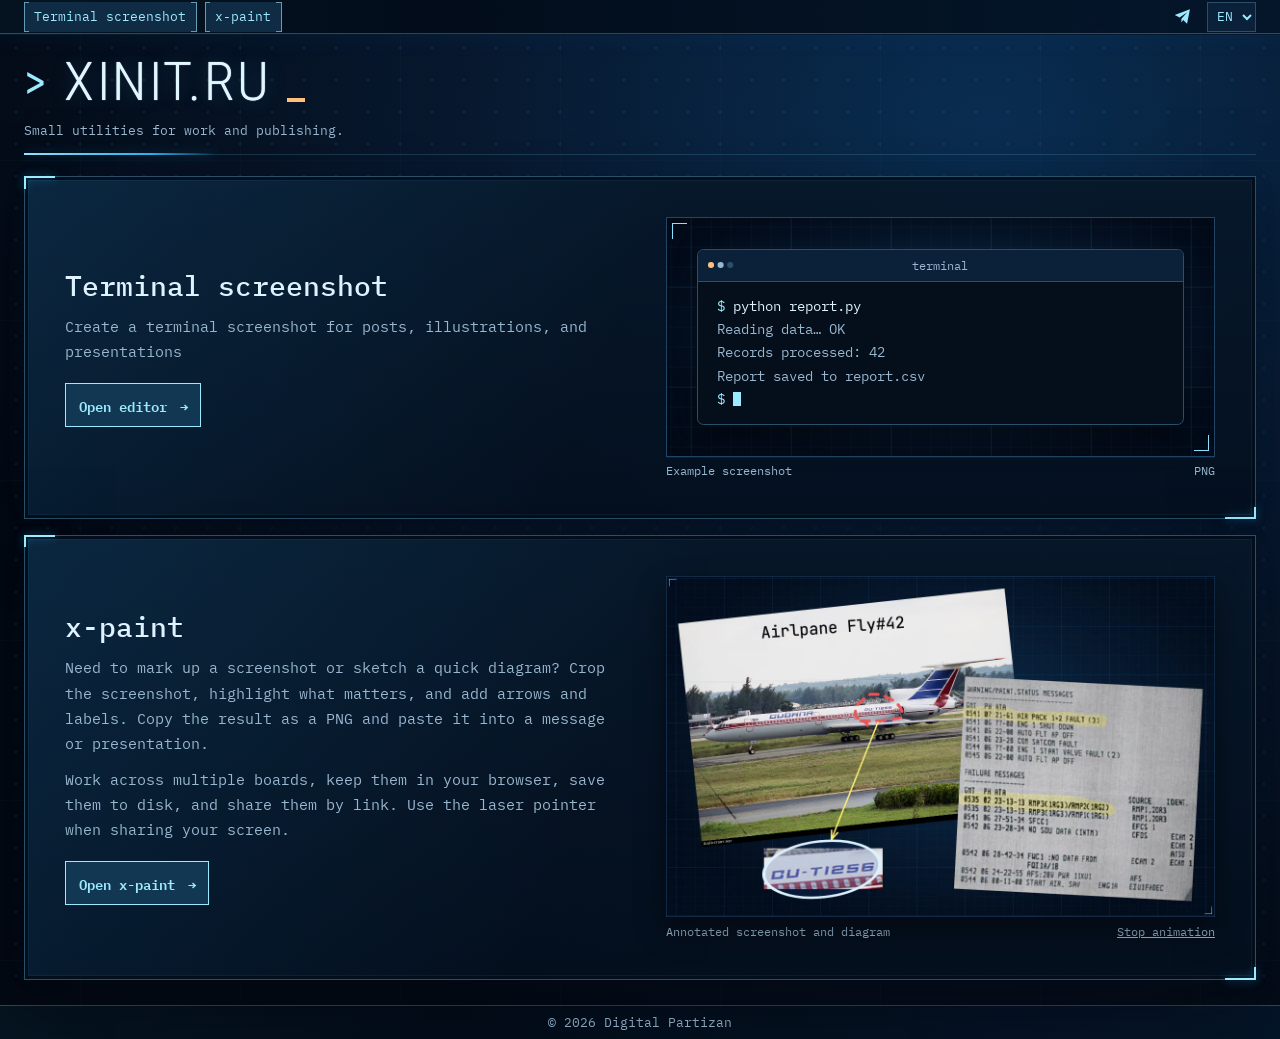
<file: index.html>
<!doctype html>
<html lang="ru">
<head>
  <meta charset="utf-8">
  <meta name="viewport" content="width=device-width, initial-scale=1">
  <meta name="theme-color" content="#061324">
  <meta name="description" content="Инструменты в браузере. Оформите снимок терминала или нарисуйте схему.">
  <title data-i18n="pageTitle">Главная · xinit.ru</title>
  <link rel="icon" href="favicon.ico" sizes="16x16 32x32 48x48">
  <link rel="icon" href="icons/favicon-16x16.png" type="image/png" sizes="16x16">
  <link rel="icon" href="icons/favicon-32x32.png" type="image/png" sizes="32x32">
  <link rel="icon" href="icons/favicon-48x48.png" type="image/png" sizes="48x48">
  <link rel="preconnect" href="https://fonts.googleapis.com">
  <link rel="preconnect" href="https://fonts.gstatic.com" crossorigin>
  <link rel="stylesheet" href="https://fonts.googleapis.com/css2?family=IBM+Plex+Mono:wght@400;500;600&family=Roboto:wdth,wght@80,300&display=swap">
  <link rel="stylesheet" href="styles.css">
  <link rel="stylesheet" href="home.css?v=5">
  <script src="site-language.js?v=2" defer></script>
  <script src="site-footer.js" defer></script>
  <script src="site-navigation.js" defer></script>
  <script src="home.js?v=13" defer></script>
</head>
<body>
  <header class="site-bar">
    <nav class="top-menu" data-i18n-label="navigation" aria-label="Навигация">
      <div class="site-navigation">
        <button class="site-menu-toggle" type="button" aria-controls="site-menu" aria-expanded="false"
          data-i18n-label="menu" aria-label="Меню" hidden>
          <span aria-hidden="true"></span>
        </button>
        <ul class="site-menu" id="site-menu">
          <li><a class="site-nav-link" href="term/" data-i18n="terminalTitle">Снимок терминала</a></li>
          <li><a class="site-nav-link" href="x-paint/">x-paint</a></li>
        </ul>
      </div>
      <div class="top-menu-tools">
        <a class="telegram-link" href="https://t.me/lofi_dev"
          data-i18n-label="telegram" data-i18n-title="telegram"
          aria-label="Telegram-канал Lofi Developer" title="Telegram-канал Lofi Developer">
          <span class="telegram-icon" aria-hidden="true"></span>
        </a>
        <select id="interface-language" data-i18n-label="language" aria-label="Язык интерфейса">
          <option value="ru" lang="ru">RU</option>
          <option value="en" lang="en">EN</option>
        </select>
      </div>
    </nav>
  </header>

  <main class="app">
    <header class="intro">
      <h1 class="home-wordmark">
        <span class="home-wordmark-prompt" aria-hidden="true">&gt;</span>
        XINIT.RU
        <span class="wordmark-cursor" aria-hidden="true"></span>
      </h1>
      <p data-i18n="intro">Небольшие утилиты для работы и публикаций.</p>
    </header>

    <section class="panel home-feature" aria-labelledby="terminal-title">
      <div class="home-feature-copy">
        <h2 id="terminal-title" data-i18n="terminalTitle">Снимок терминала</h2>
        <p class="home-feature-description" data-i18n="terminalDescription">Создайте скриншот терминала для постов, иллюстраций и презентаций</p>
        <a class="action-button" href="term/">
          <span data-i18n="openEditor">Открыть редактор</span>
          <span aria-hidden="true">→</span>
        </a>
      </div>

      <figure class="home-preview">
        <div class="preview-stage" aria-hidden="true">
          <div class="terminal-window home-terminal">
            <div class="home-terminal-bar">
              <span class="home-terminal-lights"></span>
              <span>terminal</span>
            </div>
            <div class="home-terminal-content">
              <div class="home-terminal-command"><span>$</span> python report.py</div>
              <div>Reading data… OK</div>
              <div>Records processed: 42</div>
              <div>Report saved to report.csv</div>
              <div class="home-terminal-cursor"><span>$</span> <span class="home-terminal-block"></span></div>
            </div>
          </div>
        </div>
        <figcaption class="home-preview-caption">
          <span data-i18n="preview">Пример снимка</span>
          <span>PNG</span>
        </figcaption>
      </figure>
    </section>
    <section class="panel home-feature home-paint" aria-labelledby="paint-title">
      <div class="home-feature-copy">
        <h2 id="paint-title">x-paint</h2>
        <p class="home-feature-description" data-i18n="paintDescription">Нужно быстро разметить скриншот или набросать схемку? Обрежьте снимок, выделите важное, добавьте стрелки и подписи. Скопируйте результат в PNG и вставьте в сообщение или презентацию.</p>
        <p class="home-feature-description" data-i18n="paintBoardsDescription">Ведите несколько досок, храните их прямо в браузере, сохраняйте на диск, делитесь ссылками. Демонстрируйте экран с лазерной указкой.</p>
        <a class="action-button" href="x-paint/">
          <span data-i18n="openPaint">Открыть x-paint</span>
          <span aria-hidden="true">→</span>
        </a>
      </div>
      <figure class="home-preview">
        <div class="home-paint-preview">
          <img class="home-paint-image" src="x-paint/preview.webp?v=3" width="1140" height="708"
            alt="Превью показывает разметку фото самолёта и диаграмму, на которой ломаная стрелка соединяет тензор с моделью."
            data-i18n-alt="paintPreviewImage">
        </div>
        <figcaption class="home-preview-caption">
          <span data-i18n="paintPreview">Разметка скриншота и диаграмма</span>
          <button class="home-paint-animation-toggle" type="button" hidden>
            <span data-i18n="pausePaintAnimation">Остановить анимацию</span>
            <span data-i18n="playPaintAnimation" hidden>Запустить анимацию</span>
          </button>
        </figcaption>
      </figure>
    </section>
  </main>
  <footer class="site-footer">
    <div class="site-footer-content">
      <span>© <span data-current-year>2026</span> Digital Partizan</span>
    </div>
  </footer>
</body>
</html>
</file>
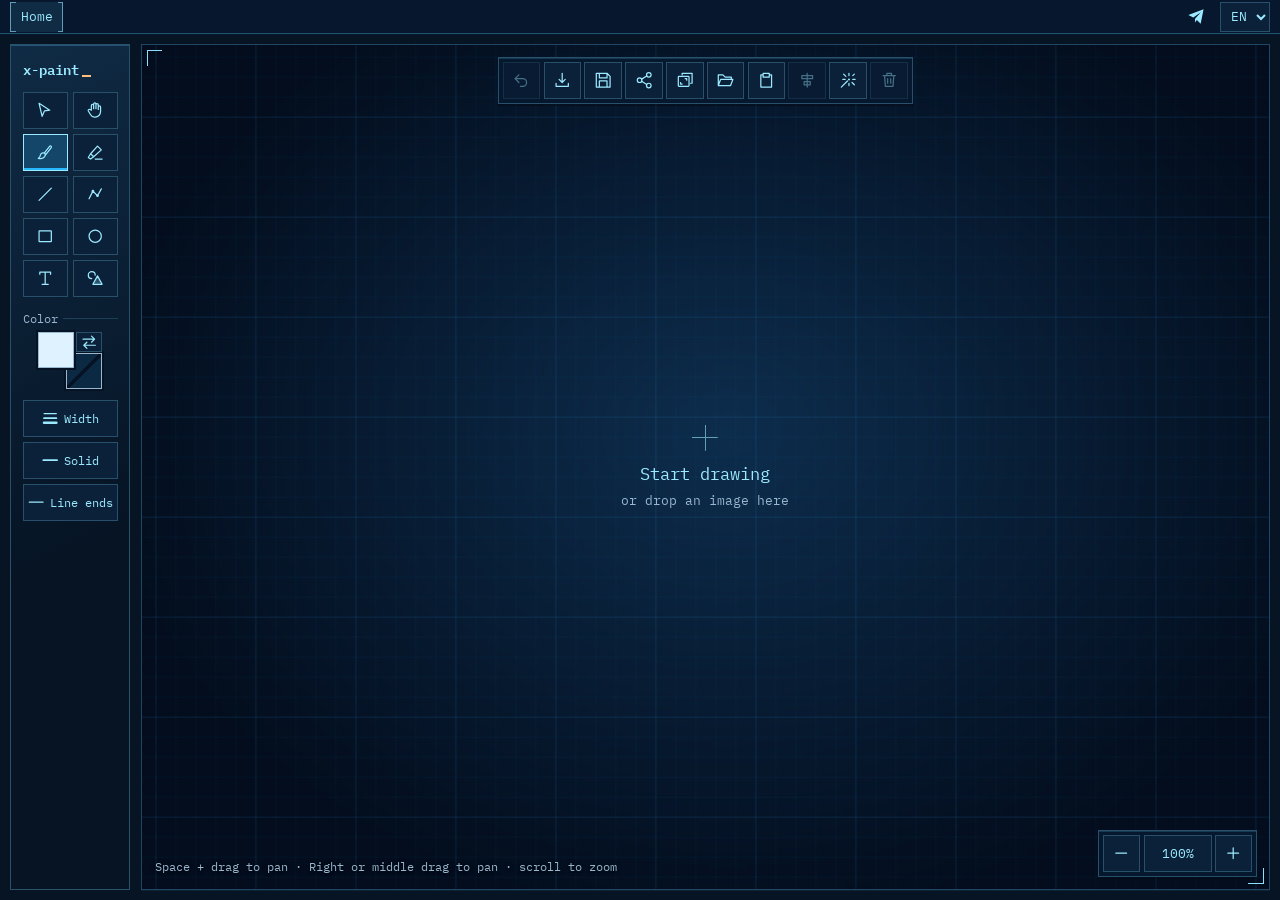
<file: paint/index.html>
<!doctype html>
<html lang="ru">
<head>
  <meta charset="utf-8">
  <meta name="viewport" content="width=device-width, initial-scale=1">
  <meta name="robots" content="noindex">
  <link rel="canonical" href="https://xinit.ru/x-paint/">
  <title>x-paint · xinit.ru</title>
  <script>window.location.replace("../x-paint/" + window.location.search + window.location.hash);</script>
  <meta http-equiv="refresh" content="0; url=../x-paint/">
</head>
<body>
  <a href="../x-paint/">x-paint</a>
</body>
</html>
</file>
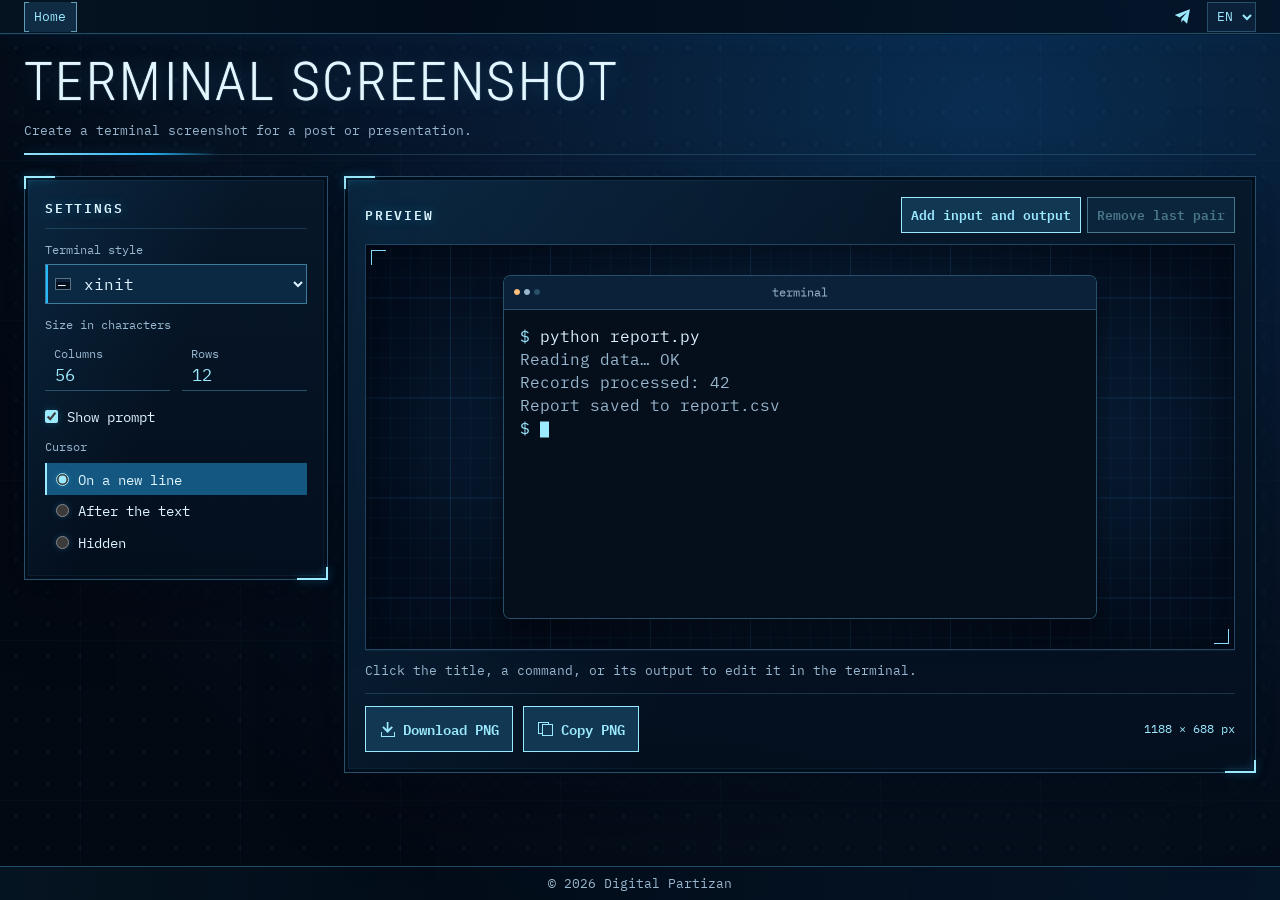
<file: term/index.html>
<!doctype html>
<html lang="ru">
<head>
  <meta charset="utf-8">
  <meta name="viewport" content="width=device-width, initial-scale=1">
  <meta name="theme-color" content="#061324">
  <title>Снимок терминала · xinit.ru</title>
  <link rel="icon" href="../favicon.ico" sizes="16x16 32x32 48x48">
  <link rel="icon" href="../icons/favicon-16x16.png" type="image/png" sizes="16x16">
  <link rel="icon" href="../icons/favicon-32x32.png" type="image/png" sizes="32x32">
  <link rel="icon" href="../icons/favicon-48x48.png" type="image/png" sizes="48x48">
  <link rel="preconnect" href="https://fonts.googleapis.com">
  <link rel="preconnect" href="https://fonts.gstatic.com" crossorigin>
  <link rel="stylesheet" href="https://fonts.googleapis.com/css2?family=IBM+Plex+Mono:wght@400;500;600&family=Roboto:wdth,wght@80,300&display=swap">
  <link rel="stylesheet" href="../styles.css">
  <link rel="stylesheet" href="styles.css">
  <script src="../site-language.js" defer></script>
  <script src="../site-footer.js" defer></script>
  <script src="localization.js?v=2" defer></script>
  <script src="script.js?v=10" defer></script>
</head>
<body>
  <header class="site-bar">
    <nav class="top-menu" data-i18n-label="navigation" aria-label="Навигация">
      <a class="site-nav-link" href="/" data-i18n="home">На главную</a>
      <div class="top-menu-tools">
        <a class="telegram-link" href="https://t.me/lofi_dev"
          data-i18n-label="telegram" data-i18n-title="telegram"
          aria-label="Telegram-канал Lofi Developer" title="Telegram-канал Lofi Developer">
          <span class="telegram-icon" aria-hidden="true"></span>
        </a>
        <select id="interface-language" data-i18n-label="language" aria-label="Язык интерфейса">
          <option value="ru" lang="ru">RU</option>
          <option value="en" lang="en">EN</option>
        </select>
      </div>
    </nav>
  </header>
  <main class="app">
    <header class="intro">
      <h1 data-i18n="heading">Снимок терминала</h1>
      <p data-i18n="intro">Соберите кадр для поста или презентации.</p>
    </header>

    <div class="workspace">
      <section class="panel preview" aria-labelledby="preview-title">
        <div class="preview-header">
          <h2 id="preview-title" data-i18n="preview">Предпросмотр</h2>
          <div class="preview-tools">
            <button id="add-exchange" class="action-button" type="button" data-i18n="add">Добавить ввод и вывод</button>
            <button id="remove-exchange" class="action-button" type="button" data-i18n="remove" disabled>Удалить последнюю пару</button>
          </div>
        </div>
        <div class="preview-stage">
          <div class="terminal-window" id="terminal-window">
            <canvas id="terminal" role="img" data-i18n-label="previewImage" aria-label="Предпросмотр снимка терминала"></canvas>
            <canvas id="editing-overlay" aria-hidden="true"></canvas>
            <input class="terminal-field" id="window-title" type="text" value="terminal"
              data-i18n-label="windowTitle" data-i18n-title="editWindowTitle" data-i18n-placeholder="windowTitle"
              aria-label="Заголовок окна" title="Изменить заголовок окна" placeholder="Заголовок окна" spellcheck="false">
            <textarea class="terminal-field" id="command" aria-label="Ввод 1"
              title="Редактировать ввод" placeholder="Ввод" spellcheck="false">python report.py</textarea>
            <textarea class="terminal-field" id="output" aria-label="Вывод 1"
              title="Редактировать вывод" placeholder="Вывод" spellcheck="false">Reading data… OK
Records processed: 42
Report saved to report.csv</textarea>
          </div>
        </div>
        <p class="notice" data-i18n="editHint">Нажмите на заголовок, команду или область вывода, чтобы редактировать их в окне.</p>
        <p id="overflow" class="notice" role="status" hidden></p>
        <div class="actions">
          <div class="export-buttons">
            <button id="download" class="action-button" type="button">
              <span class="export-icon download-icon" aria-hidden="true"></span>
              <span data-i18n="download">Скачать PNG</span>
            </button>
            <button id="copy" class="action-button" type="button" data-i18n-label="copy" aria-label="Копировать PNG">
              <span class="export-icon copy-icon" aria-hidden="true"></span>
              <span class="copy-label" data-i18n="copy">Копировать PNG</span>
              <span class="copy-confirmation" data-i18n="copiedButton" aria-hidden="true">Скопировано ✓</span>
            </button>
          </div>
          <div class="export-details">
            <output id="size" data-i18n-label="pngSize" aria-label="Размер PNG"></output>
            <p id="status" role="status"></p>
          </div>
        </div>
      </section>

      <form class="panel editor" id="editor" aria-labelledby="settings-title">
        <h2 id="settings-title" data-i18n="settings">Настройки</h2>
        <div class="theme-setting">
          <label for="terminal-theme" data-i18n="theme">Стиль терминала</label>
          <div class="theme-picker">
            <span id="theme-swatch" aria-hidden="true"></span>
            <select id="terminal-theme">
              <option value="xinit" selected>xinit</option>
              <option value="matrix">Matrix</option>
              <option value="windows">Windows 95</option>
              <option value="mac-dark" data-i18n="macDark">macOS — тёмный</option>
              <option value="mac-light" data-i18n="macLight">macOS — светлый</option>
              <option value="kde-dark">KDE Konsole</option>
              <option value="gnome-dark">GNOME Terminal</option>
            </select>
          </div>
        </div>
        <fieldset>
          <legend data-i18n="dimensions">Размер в символах</legend>
          <div class="dimensions">
            <label><span data-i18n="columns">Колонки</span> <input id="columns" type="number" min="12" max="160" value="56" required></label>
            <label><span data-i18n="rows">Строки</span> <input id="rows" type="number" min="1" max="80" value="12" required></label>
          </div>
        </fieldset>

        <div class="toggles">
          <label><input id="prompt" type="checkbox" checked> <span data-i18n="prompt">Приглашение ввода</span></label>
          <fieldset class="cursor-options">
            <legend data-i18n="cursor">Курсор</legend>
            <label><input type="radio" name="cursor" value="line" checked> <span data-i18n="cursorLine">На новой строке</span></label>
            <label><input type="radio" name="cursor" value="end"> <span data-i18n="cursorEnd">Сразу после текста</span></label>
            <label><input type="radio" name="cursor" value="hidden"> <span data-i18n="cursorHidden">Скрыт</span></label>
          </fieldset>
        </div>
      </form>
    </div>
  </main>
  <footer class="site-footer">
    <div class="site-footer-content">
      <span>© <span data-current-year>2026</span> Digital Partizan</span>
    </div>
  </footer>
</body>
</html>
</file>
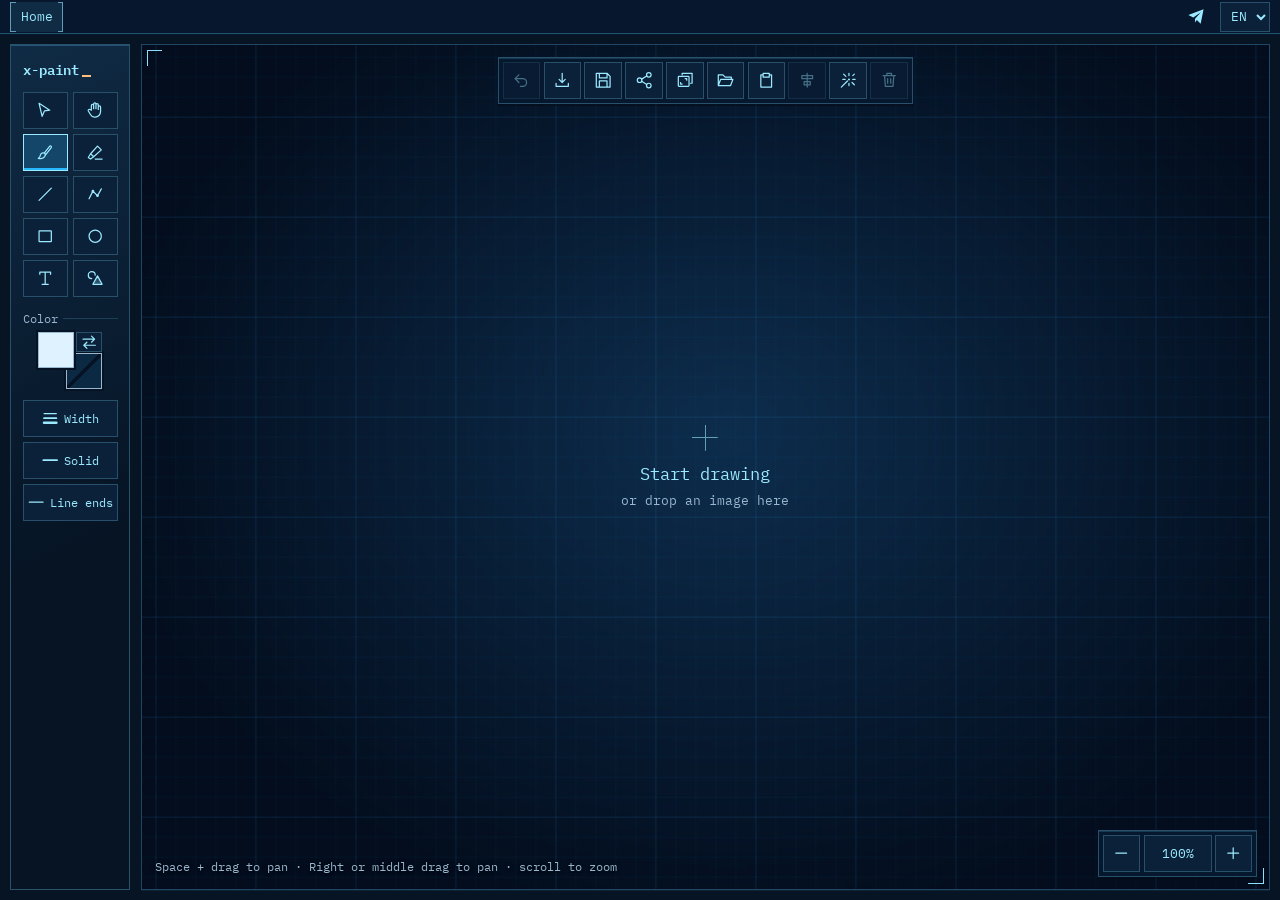
<file: x-paint/index.html>
<!doctype html>
<html lang="ru">
<head>
  <meta charset="utf-8">
  <meta name="viewport" content="width=device-width, initial-scale=1">
  <meta name="theme-color" content="#061324">
  <meta name="description" content="Простая рисовалка для схем, заметок и аннотаций.">
  <title>x-paint · xinit.ru</title>
  <link rel="icon" href="../favicon.ico" sizes="16x16 32x32 48x48">
  <link rel="preconnect" href="https://fonts.googleapis.com">
  <link rel="preconnect" href="https://fonts.gstatic.com" crossorigin>
  <link rel="stylesheet" href="https://fonts.googleapis.com/css2?family=IBM+Plex+Mono:wght@400;500;600&amp;display=swap">
  <link rel="stylesheet" href="../styles.css">
  <link rel="stylesheet" href="styles.css?v=2">
  <script src="../site-language.js" defer></script>
  <script src="routes.js" defer></script>
  <script src="objects.js?v=2" defer></script>
  <script src="localization.js" defer></script>
  <script src="highlighter.js" defer></script>
  <script src="storage.js" defer></script>
  <script src="project.js" defer></script>
  <script src="export.js" defer></script>
  <script src="script.js?v=2" defer></script>
</head>
<body class="paint-page">
  <header class="site-bar">
    <nav class="top-menu" data-i18n-label="navigation" aria-label="Навигация">
      <a class="site-nav-link" href="/" data-i18n="home">На главную</a>
      <div class="top-menu-tools">
        <a class="telegram-link" href="https://t.me/lofi_dev"
          data-i18n-label="telegram" data-i18n-title="telegram"
          aria-label="Telegram-канал Lofi Developer" title="Telegram-канал Lofi Developer">
          <span class="telegram-icon" aria-hidden="true"></span>
        </a>
        <select id="interface-language" data-i18n-label="language" aria-label="Язык интерфейса">
          <option value="ru" lang="ru">RU</option>
          <option value="en" lang="en">EN</option>
        </select>
      </div>
    </nav>
  </header>

  <main class="paint-app" aria-labelledby="paint-title" inert>
    <aside class="paint-sidebar" data-i18n-label="tools" aria-label="Инструменты">
      <h1 id="paint-title">x-paint<span class="wordmark-cursor" aria-hidden="true"></span></h1>
      <div id="drawing-tools" class="tool-grid" role="group" data-i18n-label="tools" aria-label="Инструменты"></div>
      <fieldset class="palette">
        <legend data-i18n="colors">Цвет</legend>
        <div class="color-pair" id="color-pair"></div>
      </fieldset>
      <div class="stroke-tools"></div>
    </aside>
    <div class="control-group paint-popup shape-library" id="shape-library" role="group"
      data-i18n-label="shapeLibrary" aria-label="Библиотека фигур" hidden></div>
    <div class="control-group paint-popup palette-popup" id="palette-popup" role="group"
      data-i18n-label="colors" aria-label="Цвет" hidden>
      <div class="swatch-grid" id="palette"></div>
      <div class="paint-slider fill-transparency" hidden>
        <label for="fill-transparency" data-i18n="fillTransparency">Прозрачность</label>
        <output id="fill-transparency-value" for="fill-transparency" aria-hidden="true">0%</output>
        <input id="fill-transparency" type="range" min="0" max="100" value="0">
      </div>
      <button class="action-button" type="button" id="no-fill" data-i18n="noFill" hidden>Без заливки</button>
    </div>
    <div class="control-group paint-popup" id="stroke-popup" role="group"
      data-i18n-label="strokeWidth" aria-label="Толщина" hidden>
      <div class="paint-slider stroke-slider">
        <label for="stroke-weight" data-i18n="strokeWeight">Линии и контуры</label>
        <output for="stroke-weight" aria-hidden="true">3 px</output>
        <input id="stroke-weight" type="range" min="1" max="32" value="3">
        <span class="stroke-sample" aria-hidden="true"></span>
      </div>
      <div class="paint-slider stroke-slider">
        <label for="marker-weight" data-i18n="markerWeight">Выделитель</label>
        <output for="marker-weight" aria-hidden="true">16 px</output>
        <input id="marker-weight" type="range" min="1" max="64" value="16">
        <span class="stroke-sample" aria-hidden="true"></span>
      </div>
    </div>
    <div class="control-group paint-popup" id="line-style-popup" role="radiogroup"
      data-i18n-label="lineStyle" aria-label="Тип линии" hidden>
      <label class="line-style-option">
        <input type="radio" name="line-style" value="solid" checked>
        <span data-i18n="lineStyleSolid">Сплошная</span>
        <svg viewBox="0 0 48 12" aria-hidden="true"><path d="M2 6h44"/></svg>
      </label>
      <label class="line-style-option">
        <input type="radio" name="line-style" value="dashed">
        <span data-i18n="lineStyleDashed">Пунктирная</span>
        <svg viewBox="0 0 48 12" aria-hidden="true"><path d="M2 6h44" stroke-dasharray="9 8.5"/></svg>
      </label>
      <label class="line-style-option">
        <input type="radio" name="line-style" value="dotted">
        <span data-i18n="lineStyleDotted">Точечная</span>
        <svg viewBox="0 0 48 12" aria-hidden="true"><path d="M2 6h44" stroke-dasharray="0.01 7.3"/></svg>
      </label>
      <p class="line-style-mixed" data-i18n="lineStyleMixed" hidden>Разные стили</p>
    </div>
    <div class="control-group paint-popup line-ends-popup" id="line-ends-popup" role="group"
      data-i18n-label="lineEnds" aria-label="Окончания" hidden>
      <label class="line-style-option line-end-option" data-i18n-title="lineStartArrow">
        <input type="checkbox" id="line-start" data-i18n-label="lineStartArrow" aria-label="Стрелка в начале линии">
        <svg viewBox="0 0 48 16" aria-hidden="true"><path d="M4 8h40M10 2 4 8l6 6"/></svg>
      </label>
      <label class="line-style-option line-end-option" data-i18n-title="lineFinishArrow">
        <input type="checkbox" id="line-end" data-i18n-label="lineFinishArrow" aria-label="Стрелка в конце линии">
        <svg viewBox="0 0 48 16" aria-hidden="true"><path d="M4 8h40m-6-6 6 6-6 6"/></svg>
      </label>
    </div>
    <div class="control-group paint-popup alignment-options" id="alignment-options" role="group"
      data-i18n-label="alignment" aria-label="Выравнивание" hidden></div>

    <section class="preview-stage paint-stage" id="stage" data-i18n-label="canvas" aria-label="Область рисования">
      <canvas id="paint-scene" aria-hidden="true"></canvas>
      <canvas id="drawing" tabindex="0" data-i18n-label="canvas" aria-label="Область рисования"
        aria-describedby="tool-hint"></canvas>
      <textarea id="text-content" rows="1" wrap="off" spellcheck="false" data-i18n-label="textContent"
        aria-label="Текст на холсте" aria-describedby="tool-hint" hidden></textarea>
      <div class="paint-controls">
        <div class="control-group" id="actions" role="group" data-i18n-label="actions" aria-label="Действия"></div>
        <div class="control-group export-options" id="export-options" role="group"
          data-i18n-label="exportPng" aria-label="Копировать или скачать PNG" hidden>
          <span class="export-heading" id="export-copy-heading" data-i18n="copy">Копировать</span>
          <button class="action-button" type="button" data-export="copy" aria-labelledby="export-copy-heading export-copy-visible">
            <span id="export-copy-visible" data-i18n="exportVisible">Видимое</span>
          </button>
          <button class="action-button" type="button" data-export="copy" data-area="region"
            aria-labelledby="export-copy-heading export-copy-region">
            <span id="export-copy-region" data-i18n="exportRegion">Выделить</span>
          </button>
          <button class="action-button" type="button" data-export="copy" data-area="all"
            aria-labelledby="export-copy-heading export-copy-all">
            <span id="export-copy-all" data-i18n="exportAll">Всё</span>
          </button>
          <span class="export-heading" id="export-download-heading" data-i18n="download">Скачать</span>
          <button class="action-button" type="button" data-export="download"
            aria-labelledby="export-download-heading export-download-visible">
            <span id="export-download-visible" data-i18n="exportVisible">Видимое</span>
          </button>
          <button class="action-button" type="button" data-export="download" data-area="region"
            aria-labelledby="export-download-heading export-download-region">
            <span id="export-download-region" data-i18n="exportRegion">Выделить</span>
          </button>
          <button class="action-button" type="button" data-export="download" data-area="all"
            aria-labelledby="export-download-heading export-download-all">
            <span id="export-download-all" data-i18n="exportAll">Всё</span>
          </button>
        </div>
        <div class="control-group" id="selection-actions" role="group"
          data-i18n-label="selectionActions" aria-label="Действия с выделением" hidden></div>
        <div class="control-group" id="crop-actions" role="group"
          data-i18n-label="cropActions" aria-label="Обрезка изображения" hidden></div>
        <div class="control-group" id="text-actions" role="group"
          data-i18n-label="textContent" aria-label="Текст на холсте" hidden></div>
        <div class="paint-notice">
          <p class="paint-status">
            <span id="status" role="status"></span>
            <a id="share-download" download data-i18n="downloadProject" hidden>Скачать .xpaint</a>
          </p>
          <input id="share-link" type="text" readonly spellcheck="false" data-i18n-label="projectLink"
            aria-label="Ссылка на холст" hidden>
        </div>
      </div>
      <p class="canvas-hint" id="empty-hint" aria-hidden="true">
        <span class="canvas-cross" aria-hidden="true"></span>
        <span data-i18n="startDrawing">Начните рисовать</span>
        <span data-i18n="dropHint">или перетащите сюда изображение</span>
      </p>
      <div class="paint-feedback">
        <div class="paint-hints">
          <p id="tool-hint"></p>
          <p id="mouse-pan-hint" hidden>
            <span class="paint-hint-divider" aria-hidden="true">·</span><span data-i18n="mousePanHint">Правая кнопка или колёсико + перетаскивание · прокрутка — зум</span>
          </p>
        </div>
      </div>
      <div class="control-group zoom-controls" id="zoom-tools" role="group" data-i18n-label="zoom" aria-label="Масштаб"></div>
    </section>
    <input type="file" id="paint-file" accept="image/*,.xpaint" hidden>
  </main>

  <dialog class="panel paint-dialog" id="boards-dialog" aria-labelledby="boards-title">
    <h2 id="boards-title" data-i18n="boards">Мои доски</h2>
    <button class="action-button" id="new-board" type="button" data-i18n="newBoard" autofocus>Новая доска</button>
    <p id="boards-status" role="status"></p>
    <ul id="boards-list"></ul>
    <form class="dialog-actions" method="dialog">
      <button class="action-button" data-i18n="close">Закрыть</button>
    </form>
  </dialog>

  <dialog class="panel paint-dialog" id="clear-dialog" aria-labelledby="clear-title">
    <form method="dialog">
      <h2 id="clear-title" data-i18n="clear">Очистить холст</h2>
      <p data-i18n="clearPrompt">Удалить сохранённый холст из браузера и начать новый?</p>
      <div class="dialog-actions">
        <button class="action-button" value="cancel" data-i18n="cancel" autofocus>Отмена</button>
        <button class="action-button" value="clear" data-i18n="clear">Очистить холст</button>
      </div>
    </form>
  </dialog>

  <dialog class="panel paint-dialog" id="share-limit-dialog" aria-labelledby="share-limit-title"
    aria-describedby="share-limit-description">
    <form method="dialog">
      <h2 id="share-limit-title" data-i18n="shareLimitTitle">Ссылка слишком длинная</h2>
      <p id="share-limit-description" data-i18n="shareLimitDescription">Холст не помещается в ссылку до 11 000 символов. Сохраните его как файл .xpaint, чтобы открыть на другом компьютере.</p>
      <div class="dialog-actions">
        <button class="action-button" data-i18n="close">Закрыть</button>
        <button class="action-button" id="share-limit-save" type="button" data-i18n="saveProjectFile" autofocus>Сохранить .xpaint</button>
      </div>
    </form>
  </dialog>
</body>
</html>
</file>
<file: styles.css>
:root {
  color-scheme: dark;
  font-family: "IBM Plex Mono", monospace;
  color: #def2ff;
  background: #030913;
  scrollbar-color: #527f9c #030913;
  --panel: rgba(5, 19, 35, 0.86);
  --border: #28506a;
  --rule: rgba(105, 192, 239, 0.2);
  --muted: #99b7cf;
  --accent: #9ceaff;
  --electric: #26b9ff;
  --signal: #ffbe79;
  --tool-button-size: 2.35rem;
}

* { box-sizing: border-box; }

body {
  display: flex;
  flex-direction: column;
  margin: 0;
  min-width: 280px;
  min-height: 100vh;
  min-height: 100dvh;
  background:
    radial-gradient(circle, #6acaff2b 0.6px, transparent 0.9px) 0 0 / 32px 32px,
    linear-gradient(90deg, #428acb08 1px, transparent 1px) 50% 0 / 160px 160px,
    linear-gradient(#428acb08 1px, transparent 1px) 0 0 / 160px 160px,
    radial-gradient(ellipse at 77% 12%, #092d51 0, #07182e 38%, #030913 78%);
}

.app, .top-menu, .site-footer-content {
  width: min(100% - 2rem, 77rem);
  margin: 0 auto;
}

.app {
  padding: clamp(0.5rem, 1.15vw, 1rem) 0 calc(clamp(2rem, 6vw, 5rem) / 3);
}

.site-footer {
  margin-top: auto;
  border-top: 1px solid var(--site-bar-line);
}

.site-footer-content {
  display: grid;
  align-content: center;
  color: var(--muted);
  text-align: center;
}

.site-bar, .site-footer {
  --site-bar-line: #4bbbe45c;
  background:
    linear-gradient(90deg, #4fd5ff0a, transparent 35%, #2385df13),
    rgba(3, 13, 25, 0.92);
}

.site-bar {
  --site-control-height: 1.875rem;
  position: sticky;
  z-index: 5;
  top: 0;
  color-scheme: dark;
  color: var(--accent);
  border-bottom: 1px solid var(--site-bar-line);
  box-shadow: 0 1px 0 #041a31, 0 4px 24px #0077cc12;
  backdrop-filter: blur(12px);
}

.top-menu, .site-footer-content {
  min-height: 2.0625rem;
  font-size: 0.8rem;
}

.top-menu {
  display: flex;
  align-items: center;
  gap: 0.65rem;
  justify-content: space-between;
}

.top-menu a { color: inherit; text-decoration: none; }

.top-menu-tools {
  display: flex;
  flex-shrink: 0;
  align-items: center;
  gap: 0.65rem;
}

.telegram-link {
  display: grid;
  place-items: center;
  width: 1.75rem;
  height: 1.75rem;
}

.telegram-link:hover { color: #e2f3fa; }
.telegram-icon {
  width: 1rem;
  height: 1rem;
  background: currentColor;
  clip-path: polygon(2% 40%, 97% 5%, 79% 96%, 55% 72%, 43% 87%, 44% 64%, 80% 24%, 33% 56%);
}

#interface-language {
  height: var(--site-control-height);
  padding: 0 0.35rem;
  border: 1px solid var(--border);
  background: #0b2139;
  color: inherit;
  font: inherit;
}

#interface-language:hover { border-color: var(--accent); }
:focus-visible { outline: 2px solid var(--accent); outline-offset: 2px; }

.wordmark-cursor {
  flex: none;
  align-self: end;
  width: 0.34em;
  height: 0.075em;
  margin-bottom: 0.18em;
  background: var(--signal);
  animation: wordmark-cursor-blink 1.5s step-end infinite;
}

@keyframes wordmark-cursor-blink {
  50% { opacity: 0; }
}

@media (prefers-reduced-motion: reduce) {
  .wordmark-cursor { animation: none; }
}

.action-button {
  --action-background: #123752;
  display: inline-flex;
  align-items: center;
  justify-content: center;
  gap: 0.8rem;
  min-height: 2.75rem;
  padding: 0.55rem 0.8rem;
  border: 1px solid var(--accent);
  border-radius: 0;
  background: var(--action-background);
  color: var(--accent);
  font: inherit;
  font-size: 0.85rem;
  font-weight: 600;
  text-decoration: none;
  cursor: pointer;
}

.action-button:not(:disabled):hover {
  --action-background: var(--accent);
  color: #07182e;
}

.action-button:not(:disabled):active { filter: brightness(0.94); }
.action-button:disabled { opacity: 0.45; cursor: default; }

.intro {
  position: relative;
  margin-bottom: 1.35rem;
  padding: 0.1875rem 0 0.95rem;
  border-bottom: 1px solid var(--rule);
}

.intro::after {
  content: "";
  position: absolute;
  left: 0;
  bottom: -1px;
  width: min(12rem, 38%);
  height: 2px;
  background: linear-gradient(90deg, var(--accent), var(--electric) 66%, transparent);
  box-shadow: 0 0 12px #24bfff50;
  pointer-events: none;
}

.intro h1 {
  margin: 0;
  font-family: "Roboto", "Arial Narrow", sans-serif;
  font-size: clamp(1.9rem, 5vw, 3.35rem);
  font-stretch: 80%;
  font-weight: 300;
  line-height: 1.12;
  letter-spacing: 0.045em;
  text-transform: uppercase;
  color: #e2f6ff;
  text-shadow: 0 0 1px #d7f7ff, 0 0 22px #47bfff38;
}

.intro p { margin: 0.55rem 0 0; color: var(--muted); font-size: 0.83rem; }

.panel {
  position: relative;
  min-width: 0;
  padding: clamp(0.85rem, 2vw, 1.25rem);
  border: 1px solid var(--border);
  background:
    linear-gradient(90deg, #b3f0ffb3, #35bfff55 28%, transparent 65%) top / 100% 1px no-repeat,
    linear-gradient(115deg, #2389cc26, transparent 48%),
    linear-gradient(180deg, #081b2e80, #030c1a80), var(--panel);
  box-shadow: inset 0 0 0 3px #020e1b, inset 0 0 0 4px #367da51c,
    0 20px 60px #00050c80, 0 0 30px #138ce908;
}

.panel::before, .panel::after {
  content: "";
  position: absolute;
  width: 1.8rem;
  height: 0.65rem;
  filter: drop-shadow(0 0 4px #27bfff80);
  pointer-events: none;
}

.panel::before { inset: -1px auto auto -1px; border-top: 2px solid var(--accent); border-left: 2px solid var(--accent); }
.panel::after { inset: auto -1px -1px auto; border-bottom: 2px solid var(--accent); border-right: 2px solid var(--accent); }

.preview-stage {
  --preview-grid-fine: #2183bc12;
  --preview-grid-coarse: #3dacf61a;
  --preview-grid-step: 20px;
  --preview-grid-major-step: 100px;
  --preview-center: #0d2d4d;
  --preview-edge: #030d1d;
  --preview-border: #214565;
  --preview-corner: #8cdeff;
  --preview-corner-inset: 5px;
  --preview-corner-size: 0.9rem;
  position: relative;
  display: grid;
  grid-template-columns: minmax(0, 1fr);
  place-items: center;
  padding: clamp(0.6rem, 2.4vw, 1.9rem);
  min-height: 14rem;
  background:
    linear-gradient(var(--preview-grid-fine) 1px, transparent 1px) center / var(--preview-grid-step) var(--preview-grid-step),
    linear-gradient(90deg, var(--preview-grid-fine) 1px, transparent 1px) center / var(--preview-grid-step) var(--preview-grid-step),
    linear-gradient(var(--preview-grid-coarse) 1px, transparent 1px) center / var(--preview-grid-major-step) var(--preview-grid-major-step),
    linear-gradient(90deg, var(--preview-grid-coarse) 1px, transparent 1px) center / var(--preview-grid-major-step) var(--preview-grid-major-step),
    radial-gradient(ellipse at 52% 46%, var(--preview-center), var(--preview-edge) 76%);
  border: 1px solid var(--preview-border);
  box-shadow: inset 0 0 38px #00050d99, 0 1px #8ddfff12;
}

.preview-stage::before, .preview-stage::after {
  content: "";
  position: absolute;
  width: var(--preview-corner-size);
  height: var(--preview-corner-size);
  pointer-events: none;
}

.preview-stage::before {
  inset: var(--preview-corner-inset) auto auto var(--preview-corner-inset);
  border-top: 1px solid var(--preview-corner);
  border-left: 1px solid var(--preview-corner);
}

.preview-stage::after {
  inset: auto var(--preview-corner-inset) var(--preview-corner-inset) auto;
  border-bottom: 1px solid var(--preview-corner);
  border-right: 1px solid var(--preview-corner);
}

.terminal-window { position: relative; max-width: 100%; overflow: hidden; box-shadow: 0 14px 28px rgba(0, 0, 0, 0.45); }

.site-menu {
  display: flex;
  flex-wrap: wrap;
  align-items: center;
  gap: 0.35rem 0.5rem;
  margin: 0;
  padding: 0;
  list-style: none;
}

.site-menu-toggle { display: none; }
.site-menu-toggle, .site-nav-link { height: var(--site-control-height); }

.site-nav-link {
  position: relative;
  display: inline-flex;
  align-items: center;
  gap: 0.35rem;
  padding: 0.2rem 0.65rem;
  background: #102c45;
  color: #def2ff;
  white-space: nowrap;
}

.site-nav-link::before, .site-nav-link::after {
  content: "";
  position: absolute;
  inset-block: 0;
  width: 0.28rem;
  border: 1px solid #649cb8;
  pointer-events: none;
}

.site-nav-link::before { left: 0; border-right: 0; }
.site-nav-link::after { right: 0; border-left: 0; }

.site-nav-link:hover, .site-nav-link:focus-visible {
  background: #194669;
  color: var(--accent);
}

.site-nav-link:is(:hover, :focus-visible)::before,
.site-nav-link:is(:hover, :focus-visible)::after {
  border-color: var(--accent);
}

@media (max-width: 40rem) {
  .site-navigation { position: relative; }

  .site-menu-toggle:not([hidden]) {
    display: grid;
    place-items: center;
    width: 2.15rem;
    padding: 0;
    border: 1px solid var(--border);
    border-radius: 0;
    background: #0b2139;
    color: var(--accent);
    cursor: pointer;
  }

  .site-menu-toggle span {
    width: 1rem;
    height: 2px;
    background: currentColor;
    box-shadow: 0 -5px currentColor, 0 5px currentColor;
  }

  .site-menu-toggle:hover, .site-menu-toggle[aria-expanded="true"] {
    border-color: var(--accent);
    background: #102c45;
  }

  .site-menu-toggle:not([hidden]) + .site-menu {
    position: absolute;
    top: calc(100% + 0.25rem);
    left: 0;
    min-width: 11rem;
    flex-direction: column;
    align-items: stretch;
    padding: 0.45rem;
    border: 1px solid var(--border);
    background: #08192b;
    box-shadow: 0 0.65rem 1.5rem #030913bf;
  }

  .site-menu-toggle[aria-expanded="false"]:not([hidden]) + .site-menu { display: none; }

  .site-menu-toggle:not([hidden]) + .site-menu .site-nav-link {
    display: flex;
  }
}

.tool-button {
  display: grid;
  place-items: center;
  min-width: 0;
  min-height: var(--tool-button-size);
  width: var(--tool-button-size);
  padding: 0;
  border: 1px solid var(--border);
  border-radius: 0;
  background: #0b2139;
  color: var(--accent);
  font: inherit;
  font-size: 0.8rem;
  cursor: pointer;
}

.tool-button svg { width: 1.15rem; height: 1.15rem; }
.tool-button:not(:disabled):hover { border-color: var(--accent); background: #123752; }
.tool-button[aria-pressed="true"] {
  border-color: var(--accent);
  background: #14466a;
  box-shadow: inset 0 -2px var(--electric);
}
.tool-button:disabled { opacity: 0.42; cursor: default; }
</file>
<file: home.css>
.home-wordmark {
  display: flex;
  align-items: center;
  gap: 0.28em;
}

.home-wordmark-prompt {
  color: var(--accent);
  font: 500 0.7em/1 "IBM Plex Mono", monospace;
  text-shadow: none;
}

.home-feature {
  display: grid;
  grid-template-columns: minmax(0, 1fr) minmax(0, 1fr);
  align-items: center;
  gap: clamp(1.25rem, 4vw, 3.5rem);
  padding: clamp(1rem, 3.2vw, 2.5rem);
}

.home-feature h2 {
  margin: 0;
  font-size: clamp(1.2rem, 3vw, 1.75rem);
  font-weight: 500;
  line-height: 1.25;
}

.home-feature-description {
  margin: 0.7rem 0 1.2rem;
  color: var(--muted);
  font-size: clamp(0.85rem, 1.4vw, 0.95rem);
  line-height: 1.65;
}

.home-preview {
  min-width: 0;
  margin: 0;
}

.home-terminal {
  width: 100%;
  border: 1px solid var(--border);
  border-radius: 0.4rem;
  background: #050e1b;
}

.home-terminal-bar {
  display: grid;
  grid-template-columns: 1fr auto 1fr;
  align-items: center;
  padding: 0.5rem 0.65rem;
  border-bottom: 1px solid var(--border);
  background: #0b2139;
  color: var(--muted);
  font-size: 0.72rem;
}

.home-terminal-lights {
  width: 0.35rem;
  height: 0.35rem;
  border-radius: 50%;
  background: var(--signal);
  box-shadow: 0.6rem 0 var(--muted), 1.2rem 0 var(--border);
}

.home-terminal-content {
  padding: 0.8rem clamp(0.5rem, 2vw, 1.2rem);
  color: var(--muted);
  font-size: clamp(0.68rem, 1.35vw, 0.86rem);
  line-height: 1.7;
}

.home-terminal-command { color: #def2ff; }
.home-terminal-command span, .home-terminal-cursor { color: var(--accent); }

.home-terminal-block {
  display: inline-block;
  width: 0.6em;
  height: 1em;
  vertical-align: -0.12em;
  background: currentColor;
}

.home-preview-caption {
  display: flex;
  justify-content: space-between;
  gap: 0.65rem;
  margin-top: 0.4rem;
  color: var(--muted);
  font-size: 0.73rem;
}

@media (max-width: 40rem) {
  .home-feature { grid-template-columns: minmax(0, 1fr); }
}

.home-paint {
  margin-top: 1rem;
}

.home-paint .home-feature-description:first-of-type {
  margin-bottom: 0.7rem;
}

.home-paint-preview {
  position: relative;
}

.home-paint-image {
  display: block;
  width: 100%;
  height: auto;
  box-shadow: 0 14px 28px #0007;
}

.home-paint-animation {
  position: absolute;
  inset: 0;
  width: 100%;
  height: auto;
  pointer-events: none;
}

.home-paint-animation-toggle {
  padding: 0;
  border: 0;
  background: transparent;
  color: var(--muted);
  font: inherit;
  text-align: end;
  text-decoration: underline;
  cursor: pointer;
}

.home-paint-animation-toggle:hover { color: var(--accent); }

@media (prefers-reduced-motion: reduce) {
  .home-paint-animation, .home-paint-animation-toggle { display: none; }
}
</file>
<file: term/styles.css>
.workspace {
  display: grid;
  grid-template-columns: minmax(16rem, 19rem) minmax(0, 1fr);
  grid-template-areas: "settings preview";
  gap: 1rem;
  align-items: start;
}

.editor { grid-area: settings; display: grid; gap: 0.75rem; }
.preview { grid-area: preview; }
label, legend { font-size: 0.9rem; }
.panel h2 {
  margin: 0;
  color: #dcf5ff;
  font-size: 0.8rem;
  font-weight: 600;
  letter-spacing: 0.14em;
  text-transform: uppercase;
  text-shadow: 0 0 12px #33c5ff66;
}

.editor h2 {
  padding-bottom: 0.55rem;
  border-bottom: 1px solid var(--rule);
}
.theme-setting { display: grid; gap: 0.4rem; }
.theme-picker { position: relative; }
.theme-picker #terminal-theme { padding-inline-start: 2.1rem; }
#theme-swatch {
  position: absolute;
  inset-inline-start: 0.6rem;
  top: 50%;
  transform: translateY(-50%);
  width: 1rem;
  height: 0.75rem;
  border: 1px solid #577385;
  background:
    linear-gradient(var(--swatch-ink, #9cffb6), var(--swatch-ink, #9cffb6)) 2px 70% / 55% 1px no-repeat,
    linear-gradient(var(--swatch-header, #224f33) 32%, var(--swatch-body, #061009) 32%);
  pointer-events: none;
}
.theme-setting label, .editor legend { color: var(--muted); font-size: 0.78rem; }

input[type="number"], #terminal-theme {
  width: 100%;
  padding: 0.5rem 0.55rem;
  border: 1px solid var(--border);
  border-radius: 0;
  background: #061426;
  color: inherit;
  font: inherit;
}

#terminal-theme {
  border-color: #3d7a9b;
  background: #0b2943;
  box-shadow: inset 2px 0 var(--electric);
}

#terminal-theme option { background: #08192b; color: #def2ff; }
input:invalid { border-color: var(--signal); }
fieldset { margin: 0; padding: 0; border: 0; min-width: 0; }
legend { padding: 0; margin-bottom: 0.55rem; }

.dimensions {
  display: grid;
  grid-template-columns: repeat(2, minmax(0, 1fr));
  gap: 0.75rem;
}

.dimensions label {
  display: grid;
  gap: 0.15rem;
  padding: 0.35rem 0.55rem 0.15rem;
  border-bottom: 1px solid var(--border);
  background: transparent;
  color: var(--muted);
  font-size: 0.72rem;
}

.dimensions input {
  padding: 0;
  border-color: transparent;
  background: transparent;
  color: var(--accent);
  font-size: 1.06rem;
  font-variant-numeric: tabular-nums;
}

.dimensions label:focus-within { border-color: var(--accent); }
.dimensions input:invalid { border-color: var(--signal); }
.toggles { display: grid; gap: 0.55rem; padding-top: 0.25rem; }
.toggles label { display: flex; align-items: center; gap: 0.55rem; }
input[type="checkbox"], input[type="radio"] {
  margin: 0;
  accent-color: var(--accent);
  filter: drop-shadow(0 0 3px #3fcaff38);
}
.cursor-options { display: grid; margin-top: 0.25rem; }
.cursor-options label {
  position: relative;
  padding: 0.4rem 0.55rem;
  border-inline-start: 2px solid transparent;
}
.cursor-options label:has(input:checked) {
  border-inline-start-color: var(--accent);
  background: #145780;
  color: #e1f7ff;
}

.preview-header {
  display: flex;
  flex-wrap: wrap;
  justify-content: space-between;
  align-items: center;
  gap: 0.5rem 1rem;
  margin-bottom: 0.7rem;
}

.preview-tools { display: flex; flex-wrap: wrap; align-items: center; gap: 0.4rem; }
.preview-tools button {
  min-height: 0;
  padding: 0.35rem 0.55rem;
  font-size: 0.8rem;
}

canvas { display: block; width: 100%; height: auto; }
#editing-overlay { position: absolute; inset: 0; pointer-events: none; }

.terminal-field {
  position: absolute;
  left: var(--field-left);
  right: var(--field-right);
  top: var(--field-top);
  height: var(--field-height);
  width: auto;
  min-width: 0;
  margin: 0;
  padding: 0 0.4rem;
  border: 0;
  border-radius: 0;
  background: transparent;
  color: transparent;
  -webkit-text-fill-color: transparent;
  caret-color: transparent;
  font: inherit;
  font-size: 1rem;
  line-height: 1.4;
  resize: none;
  overflow: hidden;
  cursor: text;
}

.terminal-field::placeholder { color: transparent; }
.terminal-field::selection { background: transparent; color: transparent; }
.terminal-field:hover { background: rgba(255, 255, 255, 0.025); }
.terminal-field:focus {
  outline: none;
}

#window-title:focus {
  outline: 1px solid var(--terminal-focus, #80f6a4);
  outline-offset: -1px;
}

.actions {
  display: flex;
  flex-wrap: wrap;
  align-items: center;
  justify-content: space-between;
  gap: 0.55rem 1rem;
  margin-top: 0.85rem;
  padding-top: 0.75rem;
  border-top: 1px solid var(--rule);
}

.export-buttons { display: flex; flex-wrap: wrap; gap: 0.6rem; }
.export-buttons button {
  display: grid;
  grid-template-columns: 1rem auto;
  align-items: center;
  column-gap: 0.45rem;
  min-height: 0;
  padding: 0.65rem 0.85rem;
  font-size: 0.9rem;
}

.export-icon { position: relative; width: 1rem; height: 1rem; }
.download-icon::before {
  content: "";
  position: absolute;
  inset: 0.05rem 0.17rem 0.25rem;
  background: currentColor;
  clip-path: polygon(42% 0, 58% 0, 58% 68%, 88% 40%, 100% 52%, 50% 100%, 0 52%, 12% 40%, 42% 68%);
}

.download-icon::after {
  content: "";
  position: absolute;
  inset: auto 0.06rem 0.02rem;
  height: 0.22rem;
  border: 1px solid currentColor;
  border-top: 0;
}
.copy-icon::before, .copy-icon::after {
  content: "";
  position: absolute;
  width: 0.55rem;
  height: 0.65rem;
  border: 1px solid currentColor;
}

.copy-icon::before { top: 0.05rem; left: 0.05rem; }
.copy-icon::after { bottom: 0.05rem; right: 0.05rem; background: var(--action-background); }
.copy-label, .copy-confirmation { grid-area: 1 / 2; }
.copy-confirmation { visibility: hidden; }
#copy[data-copied] .copy-confirmation { visibility: visible; }
#copy[data-copied] .copy-label, #copy[data-copied] .copy-icon { visibility: hidden; }
#copy[data-copied] .copy-confirmation { transform: translateX(-0.65rem); }

.export-details { margin-inline-start: auto; text-align: end; font-size: 0.75rem; }
.export-details output { color: var(--accent); font-variant-numeric: tabular-nums; white-space: nowrap; }
#status { margin: 0.2rem 0 0; color: var(--muted); }
#status:empty { margin: 0; }
#status.copy-announcement { position: absolute; width: 1px; height: 1px; overflow: hidden; clip-path: inset(50%); }

.cursor-options label:not(:has(input:checked)):hover { background-color: #1472ac24; }
#terminal-theme:hover { border-color: var(--accent); }
.notice { margin: 0.75rem 0 0; font-size: 0.8rem; color: var(--muted); }
.notice:empty { margin: 0; }
#overflow { color: var(--signal); }

@media (max-width: 760px) {
  .workspace {
    grid-template-columns: minmax(0, 1fr);
    grid-template-areas: "preview" "settings";
  }

  .preview-tools > button, .export-buttons > button { flex-grow: 1; }

  .preview-stage {
    justify-items: safe center;
    overflow-x: auto;
  }

  .terminal-window { min-width: var(--readable-width, 0px); }
}
</file>
<file: x-paint/styles.css>
@font-face {
  font-family: "JetBrains Mono NL";
  src: url("fonts/JetBrainsMonoNL-Regular.ttf") format("truetype");
  font-display: swap;
}

.paint-page {
  --paint-inset: 0.65rem;
  height: 100vh;
  height: 100dvh;
  background: #061424;
}

.paint-page .site-bar {
  background: #07182e;
  box-shadow: 0 1px 0 #041a31;
  backdrop-filter: none;
}

.paint-page .top-menu {
  width: auto;
  margin-inline: var(--paint-inset);
}

.paint-app {
  display: grid;
  flex: 1;
  grid-template-columns: 7.5rem minmax(0, 1fr);
  gap: var(--paint-inset);
  min-height: 0;
  padding: var(--paint-inset);
}

.paint-sidebar {
  z-index: 2;
  min-width: 0;
  padding: 0.7rem;
  overflow: auto;
  border: 1px solid var(--border);
  background: linear-gradient(155deg, #102b45, #061424 60%), var(--panel);
  box-shadow: inset 0 1px #59c9ff45;
}

.paint-sidebar h1 {
  display: flex;
  gap: 0.28em;
  margin: 0 0 0.75rem;
  color: var(--accent);
  font-size: 0.85rem;
  font-weight: 600;
}

.paint-sidebar .wordmark-cursor {
  width: 0.65em;
  height: 0.15em;
}

.tool-grid {
  display: grid;
  grid-template-columns: repeat(2, minmax(0, 1fr));
  gap: 0.28rem;
}

.tool-grid .tool-button, .swatch-grid .tool-button { width: 100%; }

.paint-stage {
  min-height: 0;
  padding: 0;
  overflow: hidden;
  isolation: isolate;
  /* Pre-render the shared grid and glow for browsers using software compositing. */
  background:
    url("canvas-grid.png") center / var(--preview-grid-major-step) var(--preview-grid-major-step) repeat,
    url("canvas-glow.png") center / 100% 100% no-repeat var(--preview-edge);
  box-shadow: 0 1px #8ddfff12;
}

.paint-stage::before, .paint-stage::after { z-index: 1; }

#paint-scene, #drawing {
  position: absolute;
  inset: 0;
  width: 100%;
  height: 100%;
}

#paint-scene {
  pointer-events: none;
  transform-origin: top left;
}

#drawing {
  touch-action: none;
  cursor: crosshair;
  outline: none;
}

#drawing[data-tool="select"] { cursor: default; }
#drawing[data-tool="pan"] { cursor: grab; }
#drawing[data-tool="text"] { cursor: text; }
#drawing[data-panning] { cursor: grabbing; }

.paint-stage[data-drop] { border-color: var(--accent); }

.paint-controls, .zoom-controls, .paint-feedback {
  position: absolute;
  z-index: 2;
}

.paint-controls {
  inset: 0.7rem 0.45rem auto;
  display: grid;
  justify-items: center;
  gap: 0.3rem;
  pointer-events: none;
}

.paint-notice {
  position: absolute;
  inset: calc(100% + 0.4rem) 0 auto;
  display: grid;
  justify-items: center;
  gap: 0.3rem;
}

.paint-status {
  max-width: 100%;
  margin: 0;
  color: var(--signal);
  font-size: 0.8rem;
  line-height: 1.4;
  text-align: center;
  text-shadow: 0 1px 2px #020a14, 0 0 4px #020a14;
}

.control-group {
  display: flex;
  gap: 0.2rem;
  align-items: center;
  max-width: 100%;
  padding: 0.25rem;
  border: 1px solid var(--border);
  background: #07182ef5;
  box-shadow: 0 2px #020a1580, inset 0 1px #63d6ff2b;
  pointer-events: auto;
}

.control-group[hidden], .tool-button[hidden], .canvas-hint[hidden] { display: none; }

#actions .tool-button[aria-expanded="true"],
#actions .tool-button[data-active],
#actions .tool-button[aria-disabled="true"] {
  border-color: var(--accent);
  background: #14466a;
}

#actions .tool-button[aria-disabled="true"] { cursor: default; }

#actions, #selection-actions {
  flex-wrap: wrap;
  justify-content: center;
}

.export-options {
  display: grid;
  grid-auto-flow: column;
  grid-template-columns: repeat(2, minmax(0, 1fr));
  grid-template-rows: repeat(4, auto);
  column-gap: 0.35rem;
  width: min(100%, 14rem);
}

.export-heading {
  padding: 0.2rem 0.45rem;
  color: var(--muted);
  font-size: 0.75rem;
  font-weight: 600;
  text-align: center;
}

.export-options .action-button {
  min-height: 2.35rem;
  justify-content: flex-start;
  gap: 0.35rem;
  padding: 0.3rem 0.45rem;
  font-size: 0.8rem;
  line-height: 1.25;
}

.export-options .action-button svg {
  flex: none;
  width: 1rem;
  height: 1rem;
}

.zoom-controls {
  inset: auto 0.7rem 0.7rem auto;
}

.zoom-controls button:nth-child(2) {
  width: 4.25rem;
  font-variant-numeric: tabular-nums;
}

.palette {
  min-width: 0;
  margin: 0.85rem 0 0;
  padding: 0;
  border: 0;
  border-top: 1px solid var(--rule);
}

.palette legend {
  padding: 0 0.35rem 0 0;
  color: var(--muted);
  font-size: 0.75rem;
}

.color-pair {
  position: relative;
  width: 4rem;
  height: 3.55rem;
  margin: 0.4rem auto 0;
}

.color-pair .tool-button {
  position: absolute;
  min-height: 0;
  width: 2.25rem;
  height: 2.25rem;
}

.color-pair .color-square {
  border-color: var(--muted);
  background: var(--swatch-preview, var(--swatch));
  box-shadow: 0 0 0 2px #061324;
}

.color-pair .color-square:not(:disabled):hover,
.color-pair .color-square[aria-expanded="true"] {
  border-color: var(--accent);
  background: var(--swatch-preview, var(--swatch));
}

.color-square[data-empty]::before {
  content: "";
  position: absolute;
  inset: 0;
  background: linear-gradient(135deg, transparent 46%, #061324 46% 54%, transparent 54%);
}

.foreground-square { inset: 0 auto auto 0; z-index: 1; }
.background-square {
  --swatch-preview: linear-gradient(var(--swatch), var(--swatch)),
    repeating-conic-gradient(#527f9c 0% 25%, #19334c 0% 50%) 0 0 / 0.65rem 0.65rem;
  inset: auto 0 0 auto;
}
.color-pair .swap-colors { inset: 0 0 auto auto; width: 1.65rem; height: 1.2rem; }

.paint-popup {
  position: fixed;
  z-index: 6;
  display: grid;
  gap: 0.45rem;
  width: min(15rem, calc(100vw - 1rem));
  max-height: calc(100dvh - 1rem);
  overflow: auto;
  padding: 0.45rem;
}

#drawing-tools [aria-controls="shape-library"][aria-expanded="true"],
#drawing-tools [aria-controls="shape-library"][data-active] {
  border-color: var(--accent);
  background: #14466a;
}

.shape-library, .alignment-options {
  gap: 0.28rem;
  width: max-content;
}

.shape-library { grid-template-columns: repeat(5, auto); }
.alignment-options { grid-template-columns: repeat(4, auto); }

.swatch-grid {
  display: grid;
  grid-template-columns: repeat(6, minmax(0, 1fr));
  gap: 0.25rem;
}

.swatch-grid button::before {
  content: "";
  width: 68%;
  height: 68%;
  border: 1px solid #def2ff50;
  background: var(--swatch);
}

.palette-popup .action-button[hidden] { display: none; }
.palette-popup .action-button[aria-pressed="true"] { box-shadow: inset 0 -2px var(--electric); }

.paint-slider:not([hidden]) {
  display: grid;
  grid-template-columns: 1fr auto;
  align-items: center;
  gap: 0.2rem 0.5rem;
  color: var(--accent);
  font-size: 0.8rem;
}

.line-style-option {
  display: grid;
  grid-template-columns: auto 1fr 3rem;
  align-items: center;
  gap: 0.5rem;
  min-height: 2.5rem;
  padding: 0.25rem 0.55rem;
  border: 1px solid transparent;
  color: var(--accent);
  font-size: 0.8rem;
  cursor: pointer;
}

.line-style-option:hover,
.line-style-option:has(input:checked, input:indeterminate) {
  border-color: var(--border);
  background: #0b2139;
}

.line-style-option input {
  margin: 0;
  accent-color: var(--accent);
}

.line-style-option svg {
  width: 100%;
  fill: none;
  stroke: currentColor;
  stroke-linecap: round;
  stroke-width: 2.5;
}

.line-style-mixed {
  margin: 0 0.55rem 0.3rem;
  color: var(--accent);
  font-size: 0.72rem;
}

.line-ends-popup { width: max-content; }

.line-end-option {
  grid-template-columns: auto 3.5rem;
}

.stroke-tools [data-line-end][hidden] { display: none; }
.stroke-tools [data-line-end][data-mixed] { opacity: 0.45; }

.paint-slider input {
  grid-column: 1 / -1;
  width: 100%;
  margin: 0;
  accent-color: var(--accent);
}

.paint-slider.stroke-slider {
  grid-template-columns: minmax(0, 1fr) auto 4rem;
}

.stroke-slider input { grid-column: 1 / 3; }

.stroke-sample {
  display: grid;
  grid-area: 1 / 3 / span 2;
  place-items: center;
  width: 4rem;
  height: 4rem;
  background: #0b2139;
}

.stroke-sample::before {
  content: "";
  width: var(--stroke-diameter);
  height: var(--stroke-diameter);
  border-radius: 50%;
  background: var(--accent);
}

#marker-weight + .stroke-sample::before { opacity: 0.36; }

.stroke-tools {
  display: grid;
  gap: 0.28rem;
  margin-top: 0.65rem;
}

.stroke-tools .tool-button {
  display: flex;
  justify-content: center;
  gap: 0.3rem;
  width: 100%;
  font-size: 0.72rem;
}

.stroke-tools .tool-button[aria-expanded="true"] { border-color: var(--accent); }

.stroke-tools [data-line-style="dashed"] path { stroke-dasharray: 3 4.5; }
.stroke-tools [data-line-style="dotted"] path { stroke-dasharray: 0.01 4.5; }

.paint-dialog {
  position: fixed;
  inset: 0;
  width: min(25rem, calc(100% - 2rem));
  height: fit-content;
  min-width: 0;
  color: inherit;
}

.paint-dialog::before { top: 0; left: 0; }
.paint-dialog::after { right: 0; bottom: 0; }
.paint-dialog::backdrop { background: #020911ad; }
.paint-dialog h2 { margin-top: 0; font-size: 1.1rem; }
.dialog-actions { display: flex; flex-wrap: wrap; justify-content: flex-end; gap: 0.5rem; }

#boards-dialog {
  width: min(29rem, calc(100% - 2rem));
  max-height: calc(100% - 2rem);
  overflow: auto;
}

#boards-status {
  margin: 0.8rem 0;
  color: var(--muted);
  font-size: 0.8rem;
}

#boards-status:empty, #boards-list:empty { display: none; }

#boards-list {
  display: grid;
  gap: 0.35rem;
  max-height: 52dvh;
  overflow: auto;
  margin: 0.75rem -0.25rem;
  padding: 0.25rem;
  list-style: none;
}

.board-row.action-button {
  display: grid;
  grid-template-columns: auto minmax(0, 1fr) auto;
  justify-content: stretch;
  gap: 0.65rem;
  width: 100%;
  padding: 0.3rem;
  border-color: var(--border);
  text-align: start;
}

.board-row[aria-current="true"] { border-color: var(--accent); }

.board-preview {
  display: grid;
  place-items: center;
  width: clamp(3rem, 18vw, 4.5rem);
  aspect-ratio: 19 / 12;
  overflow: hidden;
  background: #061324;
  color: var(--muted);
}

.board-preview canvas { width: 100%; height: 100%; }
.board-preview svg, .board-row > svg { width: 1.1rem; height: 1.1rem; }

.board-details { display: grid; gap: 0.2rem; }
.board-title { overflow: hidden; text-overflow: ellipsis; white-space: nowrap; }
.board-date { font-size: 0.73rem; font-weight: 400; }

.canvas-hint {
  display: grid;
  justify-items: center;
  gap: 0.4rem;
  margin: 0.5rem;
  color: var(--accent);
  text-align: center;
  font-size: clamp(0.85rem, 1.6vw, 1.05rem);
  pointer-events: none;
}

.canvas-hint span:last-child { color: var(--muted); font-size: 0.8rem; }

.canvas-cross {
  width: 1.6rem;
  height: 1.6rem;
  margin-bottom: 0.4rem;
  background:
    linear-gradient(var(--accent), var(--accent)) center / 1px 100% no-repeat,
    linear-gradient(var(--accent), var(--accent)) center / 100% 1px no-repeat;
  opacity: 0.6;
}

.paint-feedback {
  inset: auto 11rem 0.85rem 0.85rem;
  display: grid;
  grid-template-columns: minmax(0, 1fr);
  container-type: inline-size;
  gap: 0.08rem;
  pointer-events: none;
}

.paint-hints {
  display: flex;
  width: max-content;
  gap: 0.45rem;
  white-space: nowrap;
}

.paint-hints[data-overflow] #mouse-pan-hint { visibility: hidden; }
.paint-hint-divider { margin-inline-end: 0.45rem; }

.paint-feedback p {
  max-width: 100%;
  margin: 0;
  color: var(--muted);
  font-size: 0.75rem;
  line-height: 1.3;
  text-shadow: 0 1px 2px #020a14, 0 0 4px #020a14;
}

.paint-feedback p:empty { display: none; }

#tool-hint {
  max-width: 100cqw;
  white-space: normal;
}

#share-download {
  color: var(--accent);
  text-decoration: underline;
  white-space: nowrap;
  pointer-events: auto;
}

#share-link {
  width: min(100%, 25rem);
  padding: 0.5rem;
  border: 1px solid var(--border);
  background: #07182e;
  color: inherit;
  font: inherit;
  font-size: 0.75rem;
  pointer-events: auto;
}

#text-content {
  position: absolute;
  z-index: 1;
  display: block;
  margin: 0;
  padding: 0;
  border: 0;
  border-radius: 0;
  outline: 1px solid var(--accent);
  outline-offset: 1px;
  background: #061324e8;
  caret-color: currentColor;
  resize: none;
  transform-origin: top left;
}

#text-content[hidden] { display: none; }
#text-content[data-dark-ink] { background: #def2ffeb; }

@media (max-width: 44rem) {
  .paint-page { --paint-inset: 0.25rem; }

  .paint-app {
    grid-template-columns: 3.1rem minmax(0, 1fr);
  }

  .paint-sidebar { padding: 0.25rem; }

  .paint-sidebar h1 {
    position: absolute;
    width: 1px;
    height: 1px;
    overflow: hidden;
    clip-path: inset(50%);
  }

  .tool-grid { grid-template-columns: 1fr; }
  .palette { margin-top: 0.45rem; }
  .palette legend { font-size: 0.65rem; }
  .color-pair { width: 100%; height: 2.75rem; }
  .color-pair .tool-button { width: 1.45rem; height: 1.45rem; }
  .color-pair .swap-colors { width: 1rem; height: 1.05rem; }
  .color-pair .swap-colors svg { width: 0.8rem; height: 0.8rem; }
  .stroke-tools .tool-button span { display: none; }
  .paint-controls { inset: 0.4rem 0.15rem auto; }
  .control-group {
    --control-gap: 0.1rem;
    --control-padding: 0.15rem;
    gap: var(--control-gap);
    padding: var(--control-padding);
  }

  #actions {
    --corner-clearance: calc(var(--preview-corner-inset) + var(--preview-corner-size) + 0.1rem);
    --available-width: calc(100% - 2 * (var(--corner-clearance) - 0.15rem));
    --panel-edges: calc(2 * var(--control-padding) + 2px);
    --button-step: calc(var(--tool-button-size) + var(--control-gap));
    max-width: var(--available-width);
    /* Fit whole buttons in the first row without leaving empty space at the sides. */
    max-width: calc(
      round(down, var(--available-width) - var(--panel-edges) + var(--control-gap), var(--button-step))
      + var(--panel-edges) - var(--control-gap) + 0.1px
    );
  }
  .zoom-controls { right: 0.4rem; bottom: 0.4rem; }
  .paint-feedback { inset: auto 0.4rem 3.2rem; }
  .paint-hints:not([data-connection-hint], [data-export-region]), #mouse-pan-hint { display: none; }
  .paint-hints { max-width: 100%; white-space: normal; }
}
</file>
